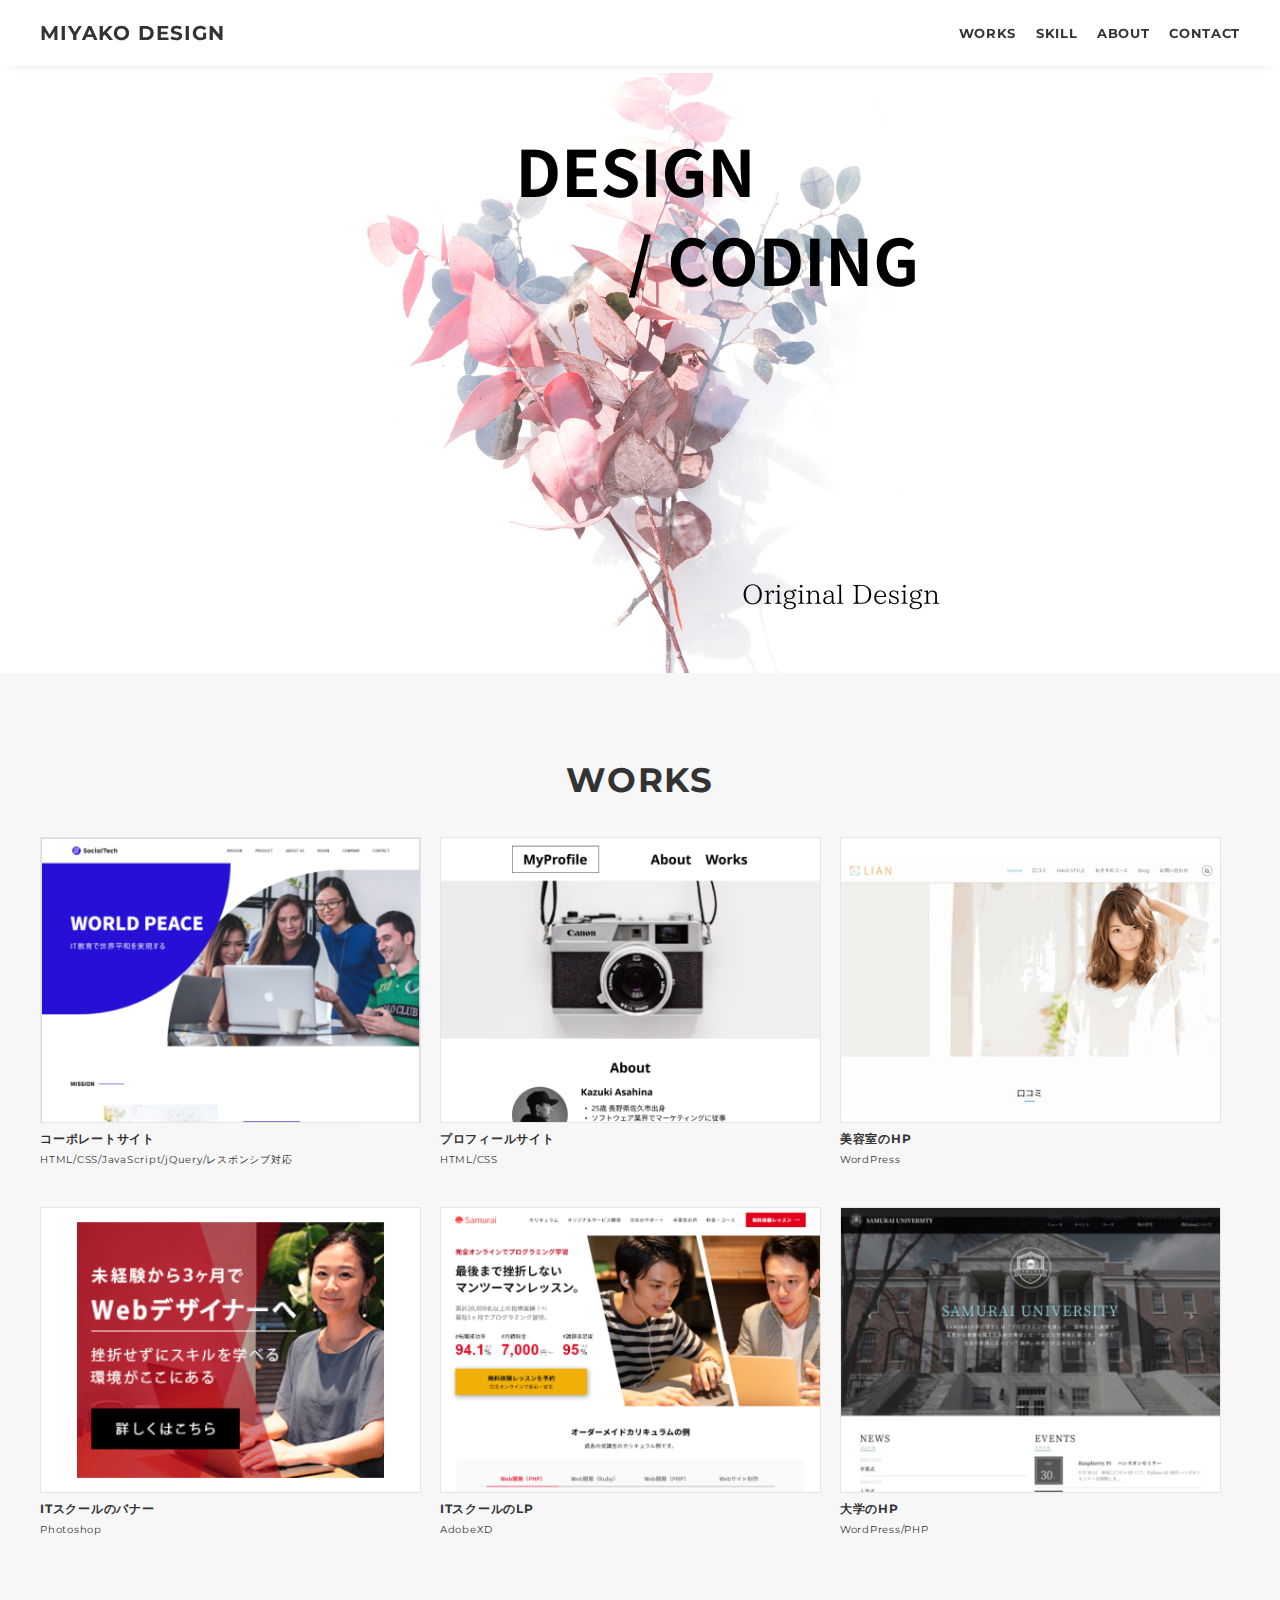
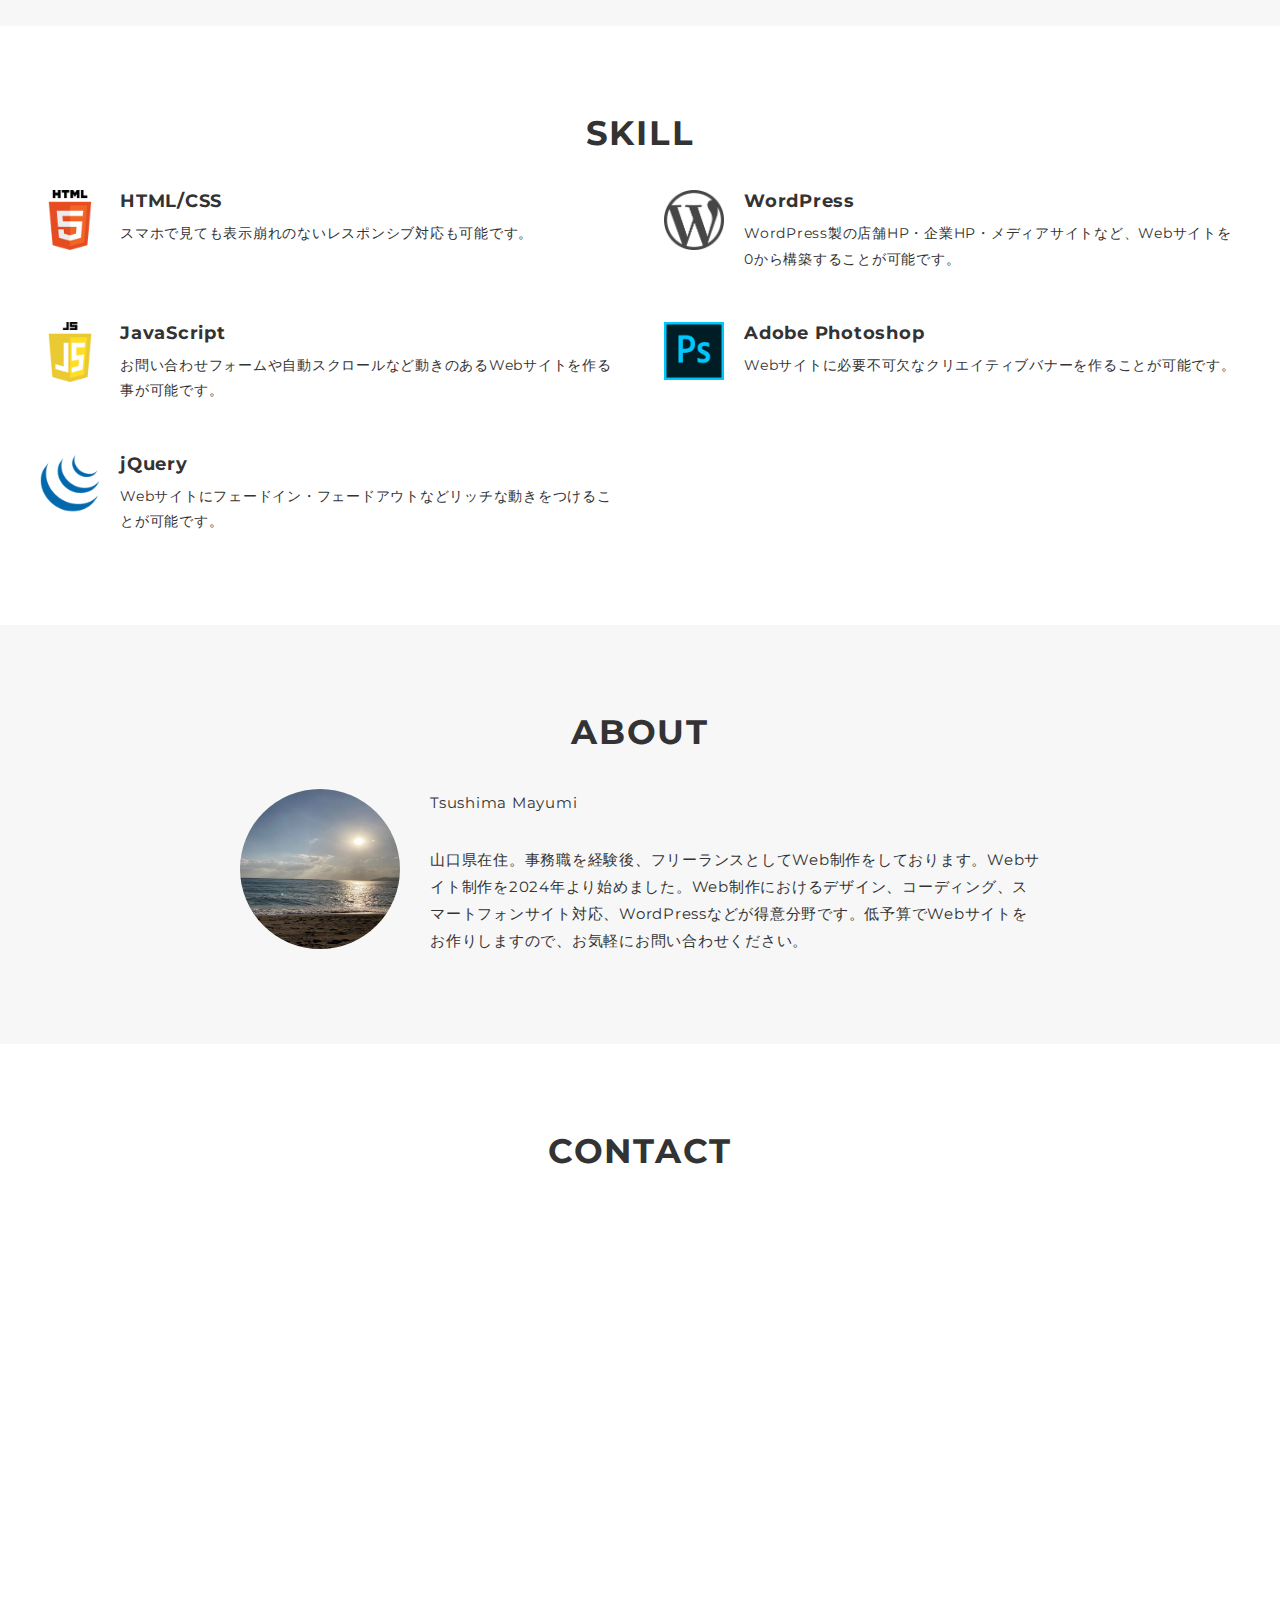
<file: index.html>
<!DOCTYPE html>
<html>
<head>
  <meta charset="utf-8">
  <meta name="viewport" content="width=device-width, initial-scale=1.0, maximum-scale=1.0, minimum-scale=1.0">
  <title>ポートフォリオ</title>
  <link rel="preconnect" href="https://fonts.gstatic.com">
  <link href="https://fonts.googleapis.com/css2?family=Montserrat:wght@400;700&display=swap" rel="stylesheet">
  <link href="https://fonts.googleapis.com/css?family=Material+Icons+Outlined" rel="stylesheet">
  <link href="css/ress.css" media="all" rel="stylesheet" type="text/css" />
  <link href="css/style.css" media="all" rel="stylesheet" type="text/css" />
  <meta name="robots" content="noindex">
  <meta name="viewport" content="width=device-width, initial-scale=1.0">
</head>

<body>
  <div class="wrapper">

    <!-- header -->
    <header class="header ">
      <div class="container">
        <h1 class="header-logo">
          <a href="#">MIYAKO DESIGN</a>
        </h1>
        <nav class="gnav">
          <ul class="gnav-list">
            <li class="gnav-item"><a href="#works">WORKS</a></li>
            <li class="gnav-item"><a href="#skill">SKILL</a></li>
            <li class="gnav-item"><a href="#about">ABOUT</a></li>
            <li class="gnav-item"><a href="#contact">CONTACT</a></li>
          </ul>
        </nav>
      </div>
    </header>
    <!-- /header -->

    <main class="content">

      <!-- mv -->
      <div class="mv">
        <div class="mv-container">
          <img src="img/main-1.png" alt="メイン画像">
        </div>
      </div>
      <!-- /mv -->

      <!-- works -->
      <section class="works section" id="works">
        <div class="container">
          <h2 class="title">WORKS</h2>
          <div class="works-list">
            <a class="works-item" href="works-1.html">
              <div class="works-img"><img src="img/works/html1.png" alt="html1" /></div>
              <p class="works-name">コーポレートサイト</p>
              <p class="works-info">HTML/CSS/JavaScript/jQuery/レスポンシブ対応</p>
            </a>
            <a class="works-item" href="works-2.html">
              <div class="works-img"><img src="img/works/html2.png" alt="html2" /></div>
              <p class="works-name">プロフィールサイト</p>
              <p class="works-info">HTML/CSS</p>
            </a>
            <a class="works-item" href="works-3.html">
              <div class="works-img"><img src="img/works/wordpress1.png" alt="WordPress" /></div>
              <p class="works-name">美容室のHP</p>
              <p class="works-info">WordPress</p>
            </a>
            <a class="works-item" href="works-4.html">
              <div class="works-img"><img src="img/works/photoshop.png" alt="Photoshop" /></div>
              <p class="works-name">ITスクールのバナー</p>
              <p class="works-info">Photoshop</p>
            </a>
            <a class="works-item" href="works-5.html">
              <div class="works-img"><img src="img/works/xd.png" alt="AdobeXD" /></div>
              <p class="works-name">ITスクールのLP</p>
              <p class="works-info">AdobeXD</p>
            </a>
            <a class="works-item" href="works-6.html">
              <div class="works-img"><img src="img/works/wordpress2.png" alt="WordPress2" /></div>
              <p class="works-name">大学のHP</p>
              <p class="works-info">WordPress/PHP</p>
            </a>
          </div>
        </div>
      </section>
      <!-- /works -->

      <!-- skill -->
      <section class="skill section" id="skill">
        <div class="container">
          <h2 class="title">SKILL</h2>
          <div class="skill-list">
            <div class="skill-item">
              <p class="skill-img"><img src="img/skills/html.png" alt="html"></p>
              <div class="skill-body">
                <h3 class="skill-name">HTML/CSS</h3>
                <p class="skill-text">
                  スマホで見ても表示崩れのないレスポンシブ対応も可能です。</p>
              </div>
            </div>
            <div class="skill-item">
              <p class="skill-img"><img src="img/skills/wordpress.png" alt="wordpress"></p>
              <div class="skill-body">
                <h3 class="skill-name">WordPress</h3>
                <p class="skill-text">
                  WordPress製の店舗HP・企業HP・メディアサイトなど、Webサイトを0から構築することが可能です。</p>
              </div>
            </div>
            <div class="skill-item">
              <p class="skill-img"><img src="img/skills/js.png" alt="javascript"></p>
              <div class="skill-body">
                <h3 class="skill-name">JavaScript</h3>
                <p class="skill-text">
                  お問い合わせフォームや自動スクロールなど動きのあるWebサイトを作る事が可能です。</p>
              </div>
            </div>
            <div class="skill-item">
              <p class="skill-img"><img src="img/skills/photoshop.png" alt="photoshop"></p>
              <div class="skill-body">
                <h3 class="skill-name">Adobe Photoshop</h3>
                <p class="skill-text">
                  Webサイトに必要不可欠なクリエイティブバナーを作ることが可能です。</p>
              </div>
            </div>
            <div class="skill-item">
              <p class="skill-img"><img src="img/skills/jquery.png" alt="jquery"></p>
              <div class="skill-body">
                <h3 class="skill-name">jQuery</h3>
                <p class="skill-text">
                  Webサイトにフェードイン・フェードアウトなどリッチな動きをつけることが可能です。</p>
              </div>
            </div>
           
            </div>
          </div>
        </div>
      </section>
      <!-- /skill -->

      <!-- about -->
      <section class="about section" id="about">
        <div class="container">
          <h2 class="title">ABOUT</h2>
          <div class="profile">
            <p class="profile-img">
              <img src="img/about.png" alt="about">
            </p>
            <div class="profile-body">
              <p>
                Tsushima Mayumi
              </p>
              <p>
                山口県在住。事務職を経験後、フリーランスとしてWeb制作をしております。Webサイト制作を2024年より始めました。Web制作におけるデザイン、コーディング、スマートフォンサイト対応、WordPressなどが得意分野です。低予算でWebサイトをお作りしますので、お気軽にお問い合わせください。
              </p>
              
            </div>
          </div>
        </div>
      </section>
      <!-- /about -->

      <!-- contact -->
      <section class="contact section" id="contact">
        <div class="container">
          <h2 class="title">CONTACT</h2>
          <iframe src="https://docs.google.com/forms/d/e/1FAIpQLScEVzo5ndjz1-VddwkEsxjo3ryguCOmS63I1NnzMBQbeUxW9g/viewform?embedded=true" width="100%" height="1147" frameborder="0" marginheight="0" marginwidth="0">読み込んでいます…</iframe>
          
          </div>
        </div>
      </section>
      <!-- /contact -->
      <div class="page-top" id="js-page-top">
        <span class="material-icons-outlined">expand_less</span>
      </div>
    </main>

    <!-- footer -->
    <footer class="footer">
      <div class="copyright">&copy;MIYAKO DESIGN</div>
    </footer>
    <!-- /footer -->

  </div>
  <script src="https://ajax.googleapis.com/ajax/libs/jquery/3.6.0/jquery.min.js"></script>
  <script type='text/javascript' src="js/script.js"></script>
</body>
</html>
</file>
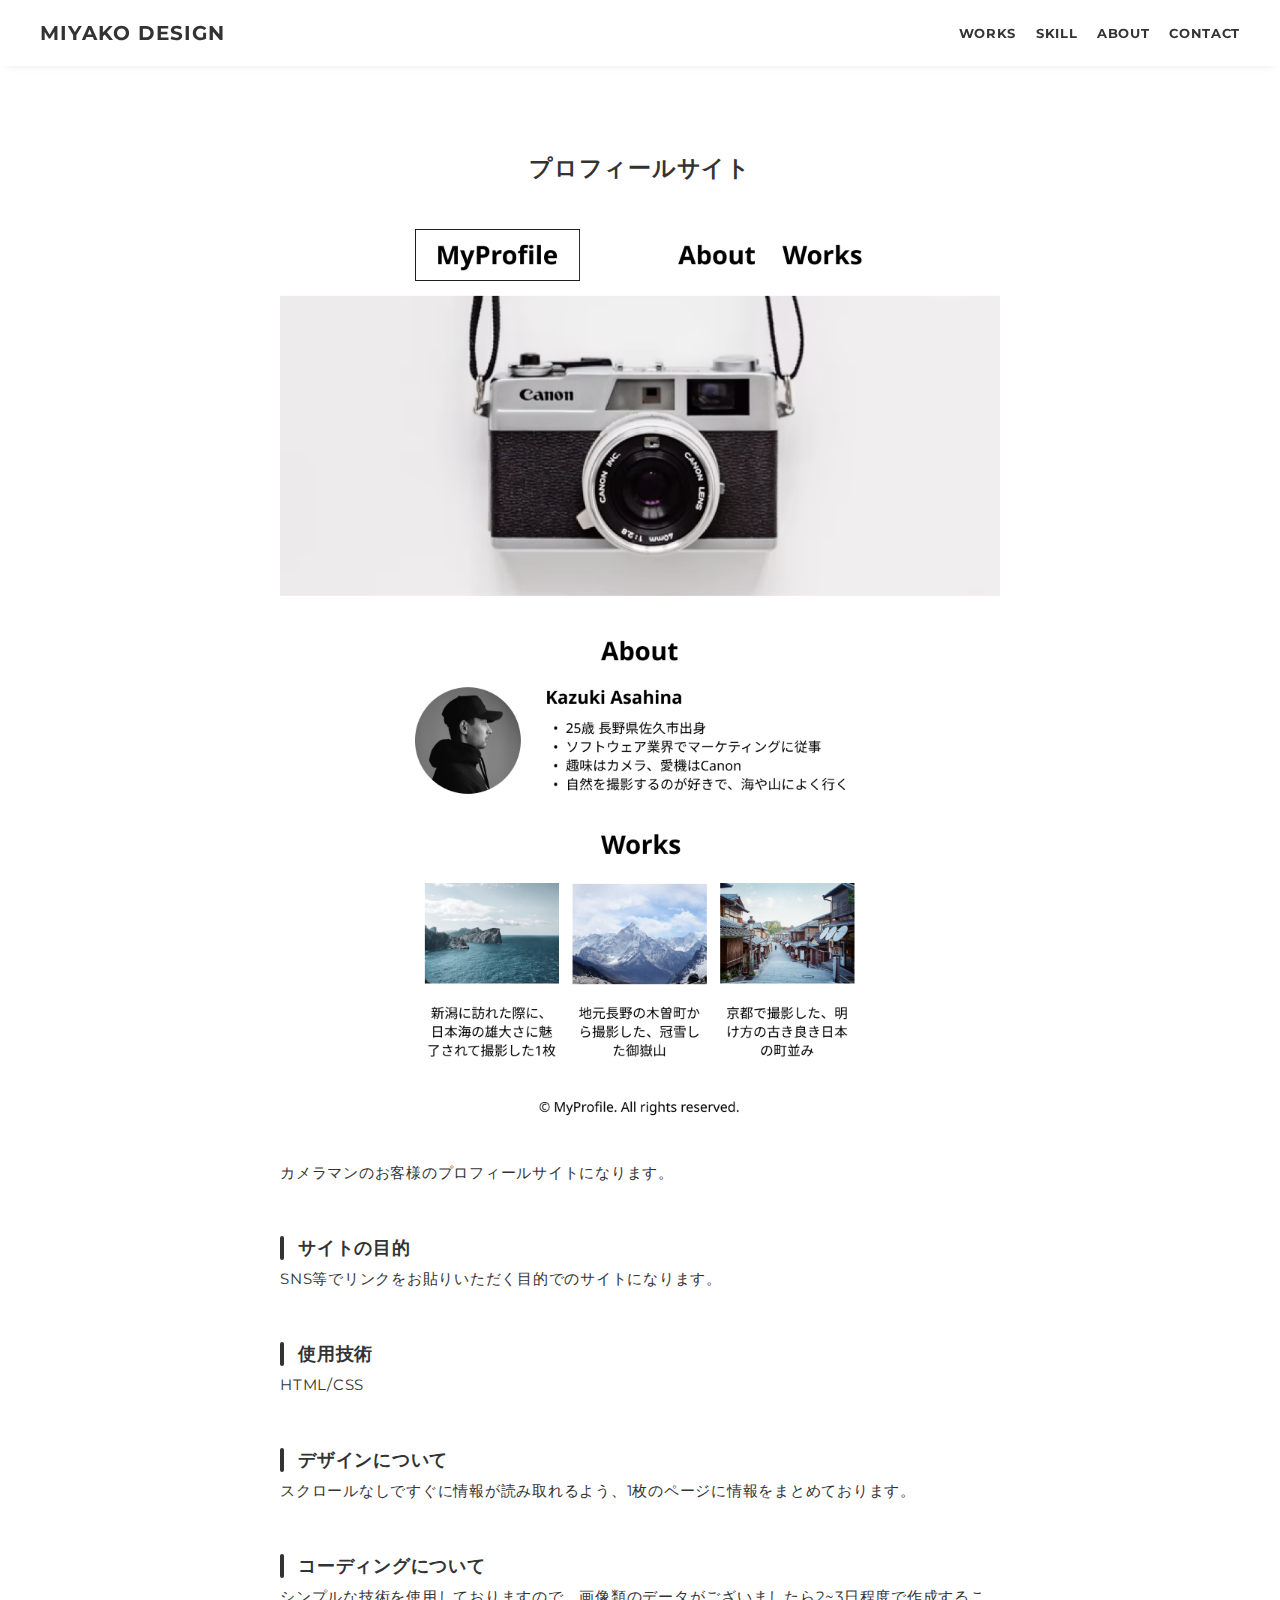
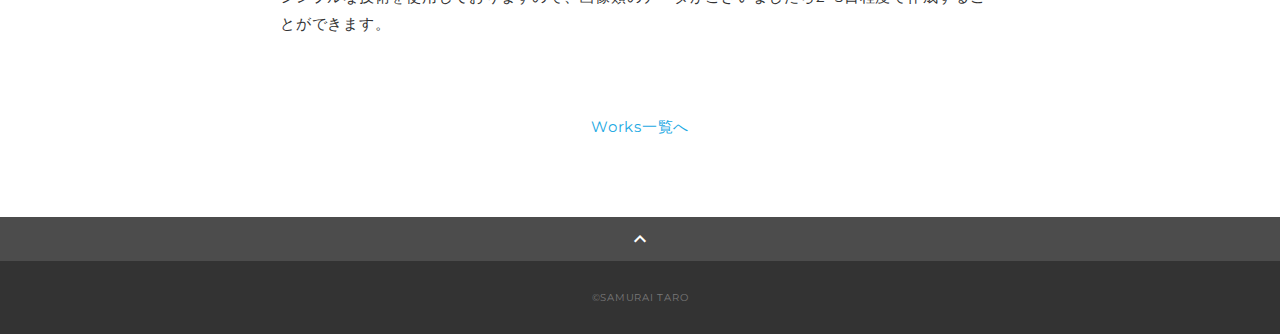
<file: works-2.html>
<!DOCTYPE html>
<html>
<head>
  <meta charset="utf-8">
  <meta name="viewport" content="width=device-width, initial-scale=1.0, maximum-scale=1.0, minimum-scale=1.0">
  <title>SAMURAI ポートフォリオ</title>
  <link rel="preconnect" href="https://fonts.gstatic.com">
  <link href="https://fonts.googleapis.com/css2?family=Montserrat:wght@400;700&display=swap" rel="stylesheet">
  <link href="https://fonts.googleapis.com/css?family=Material+Icons+Outlined" rel="stylesheet">
  <link href="css/ress.css" media="all" rel="stylesheet" type="text/css" />
  <link href="css/style.css" media="all" rel="stylesheet" type="text/css" />
</head>

<body>
  <div class="wrapper">

    <!-- header -->
    <header class="header ">
      <div class="container">
        <h1 class="header-logo">
          <a href="index.html">MIYAKO DESIGN</a>
        </h1>
        <nav class="gnav">
          <ul class="gnav-list">
            <li class="gnav-item"><a href="index.html#works">WORKS</a></li>
            <li class="gnav-item"><a href="index.html#skill">SKILL</a></li>
            <li class="gnav-item"><a href="index.html#about">ABOUT</a></li>
            <li class="gnav-item"><a href="index.html#contact">CONTACT</a></li>
          </ul>
        </nav>
      </div>
    </header>
    <!-- /header -->

    <main class="content">

      <article class="article">
        <div class="article-container">
          <h2 class="article-title">プロフィールサイト</h2>
          <div class="article-body">
            <p>
              <img src="img/works-detail/works-2_pc.png" alt="">
            </p>
            <p>
              カメラマンのお客様のプロフィールサイトになります。
            </p>
            <h3>サイトの目的</h3>
            <p>SNS等でリンクをお貼りいただく目的でのサイトになります。</p>
            <h3>使用技術</h3>
            <p>HTML/CSS</p>
            <h3>デザインについて</h3>
            <p>
              スクロールなしですぐに情報が読み取れるよう、1枚のページに情報をまとめております。
            </p>
            <h3>コーディングについて</h3>
            <p>
              シンプルな技術を使用しておりますので、画像類のデータがございましたら2~3日程度で作成することができます。
            </p>
          </div>
          <div class="home-link">
            <a href="index.html#works">Works一覧へ</a>
          </div>
        </div>
      </article>

      <div class="page-top" id="js-page-top">
        <span class="material-icons-outlined">expand_less</span>
      </div>
    </main>

    <!-- footer -->
    <footer class="footer">
      <div class="copyright">&copy;SAMURAI TARO</div>
    </footer>
    <!-- /footer -->

  </div>
  <script src="https://ajax.googleapis.com/ajax/libs/jquery/3.6.0/jquery.min.js"></script>
  <script type='text/javascript' src="js/script.js"></script>
</body>
</html>
</file>
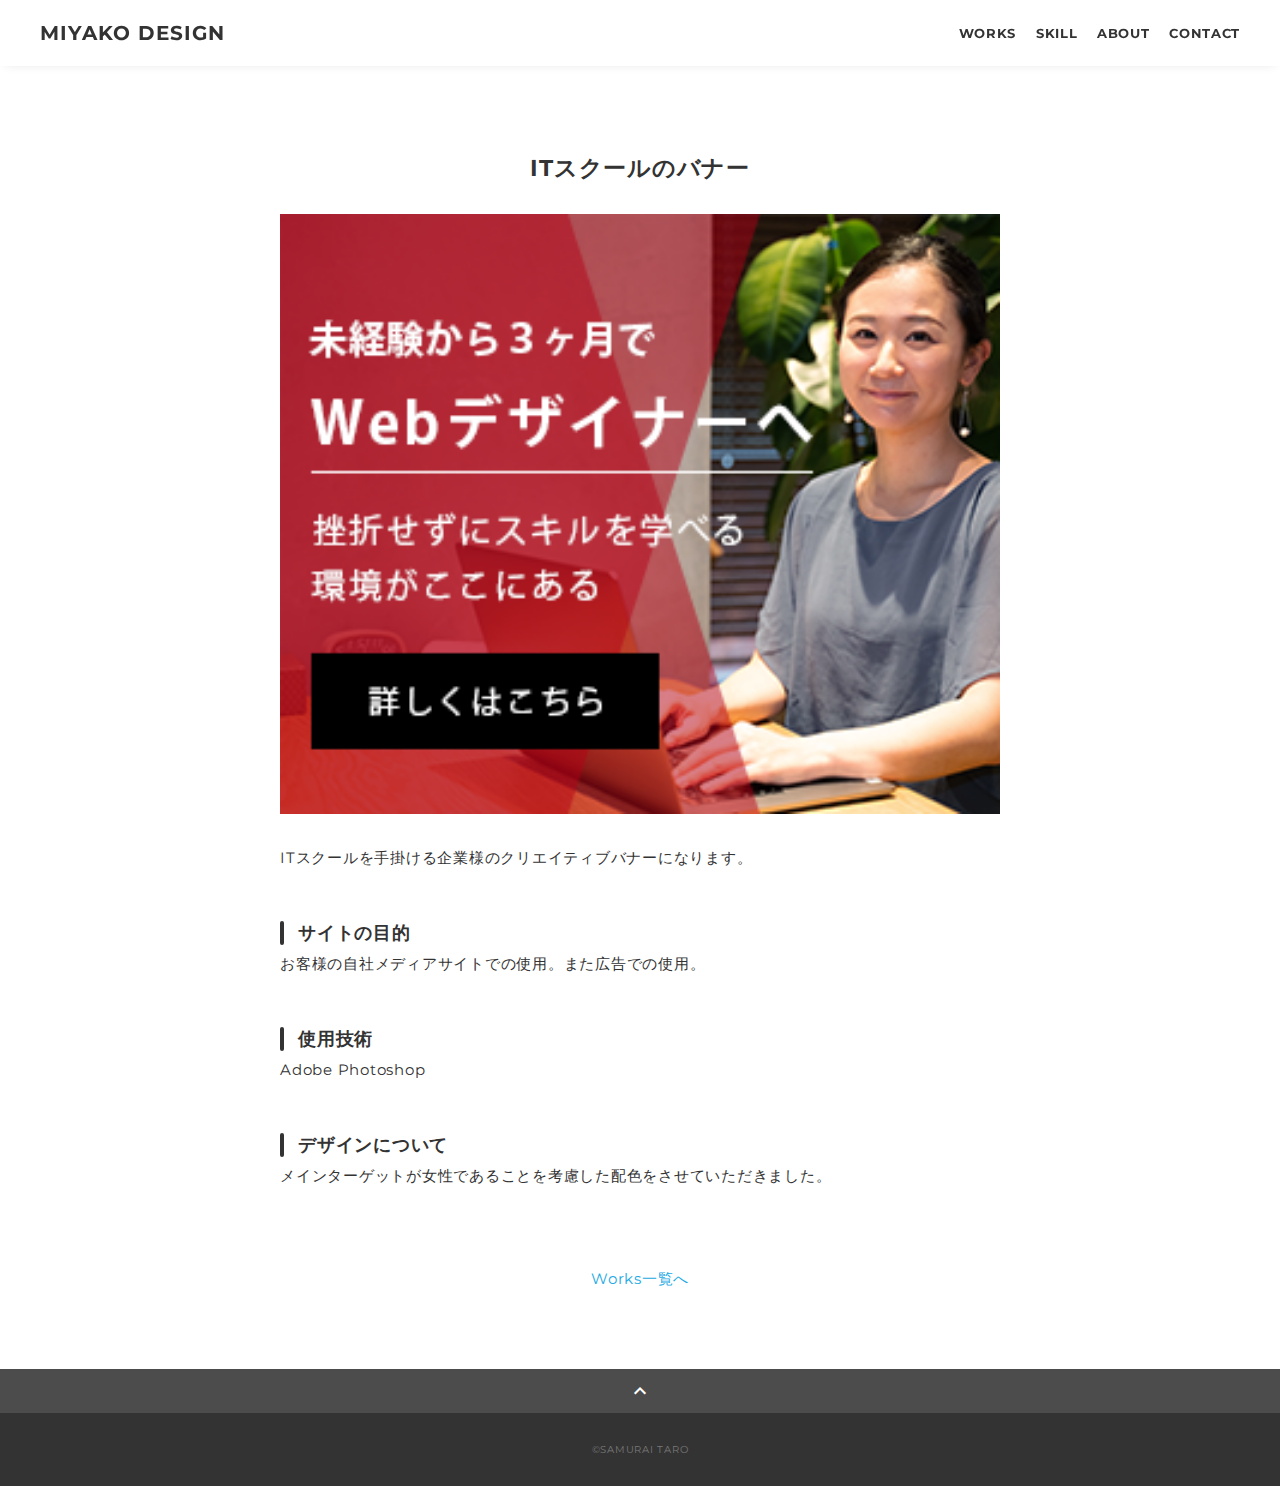
<file: works-4.html>
<!DOCTYPE html>
<html>
<head>
  <meta charset="utf-8">
  <meta name="viewport" content="width=device-width, initial-scale=1.0, maximum-scale=1.0, minimum-scale=1.0">
  <title>SAMURAI ポートフォリオ</title>
  <link rel="preconnect" href="https://fonts.gstatic.com">
  <link href="https://fonts.googleapis.com/css2?family=Montserrat:wght@400;700&display=swap" rel="stylesheet">
  <link href="https://fonts.googleapis.com/css?family=Material+Icons+Outlined" rel="stylesheet">
  <link href="css/ress.css" media="all" rel="stylesheet" type="text/css" />
  <link href="css/style.css" media="all" rel="stylesheet" type="text/css" />
</head>

<body>
  <div class="wrapper">

    <!-- header -->
    <header class="header ">
      <div class="container">
        <h1 class="header-logo">
          <a href="index.html">MIYAKO DESIGN</a>
        </h1>
        <nav class="gnav">
          <ul class="gnav-list">
            <li class="gnav-item"><a href="index.html#works">WORKS</a></li>
            <li class="gnav-item"><a href="index.html#skill">SKILL</a></li>
            <li class="gnav-item"><a href="index.html#about">ABOUT</a></li>
            <li class="gnav-item"><a href="index.html#contact">CONTACT</a></li>
          </ul>
        </nav>
      </div>
    </header>
    <!-- /header -->

    <main class="content">

      <article class="article">
        <div class="article-container">
          <h2 class="article-title">ITスクールのバナー</h2>
          <div class="article-body">
            <p style="text-align: center;">
              <img src="img/works-detail/works-4.png" alt="">
            </p>
            <p>
              ITスクールを手掛ける企業様のクリエイティブバナーになります。
            </p>
            <h3>サイトの目的</h3>
            <p>お客様の自社メディアサイトでの使用。また広告での使用。</p>
            <h3>使用技術</h3>
            <p>Adobe Photoshop</p>
            <h3>デザインについて</h3>
            <p>
              メインターゲットが女性であることを考慮した配色をさせていただきました。
            </p>
          </div>
          <div class="home-link">
            <a href="index.html#works">Works一覧へ</a>
          </div>
        </div>
      </article>

      <div class="page-top" id="js-page-top">
        <span class="material-icons-outlined">expand_less</span>
      </div>
    </main>

    <!-- footer -->
    <footer class="footer">
      <div class="copyright">&copy;SAMURAI TARO</div>
    </footer>
    <!-- /footer -->

  </div>
  <script src="https://ajax.googleapis.com/ajax/libs/jquery/3.6.0/jquery.min.js"></script>
  <script type='text/javascript' src="js/script.js"></script>
</body>
</html>
</file>
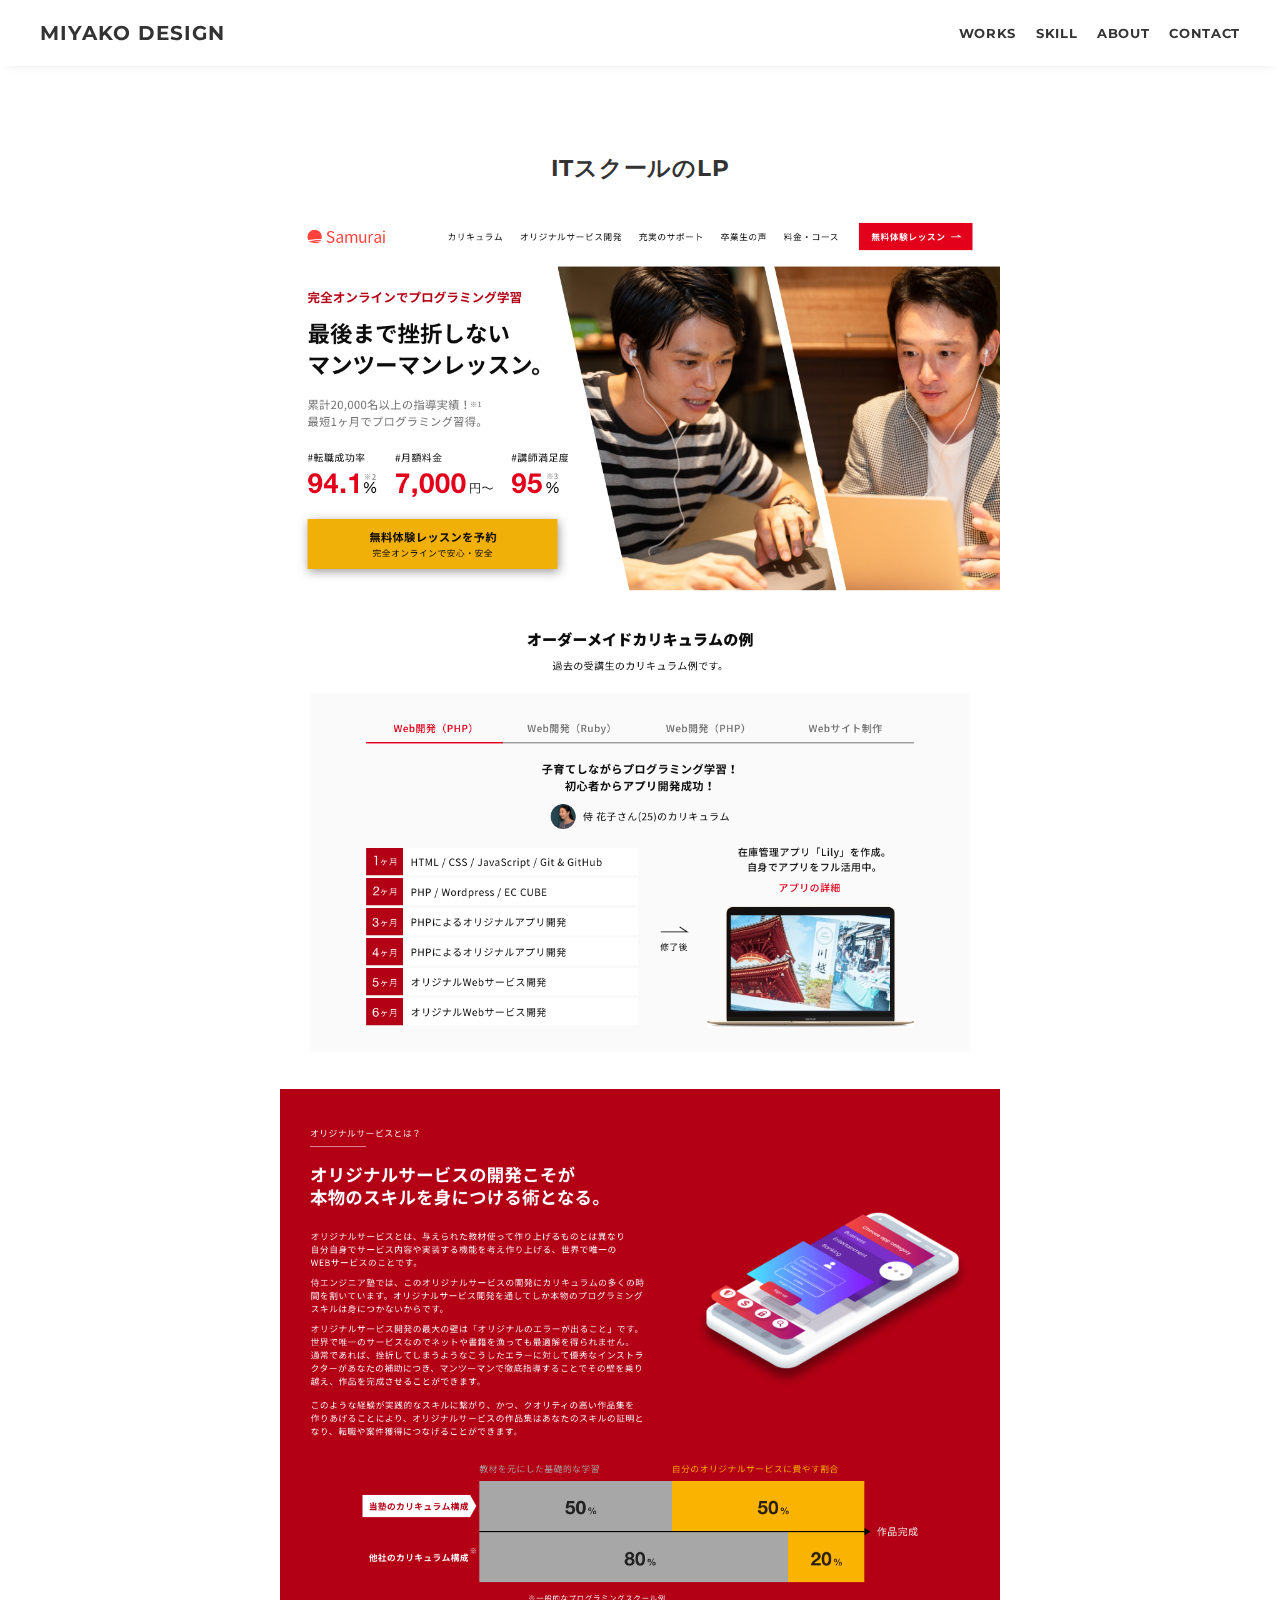
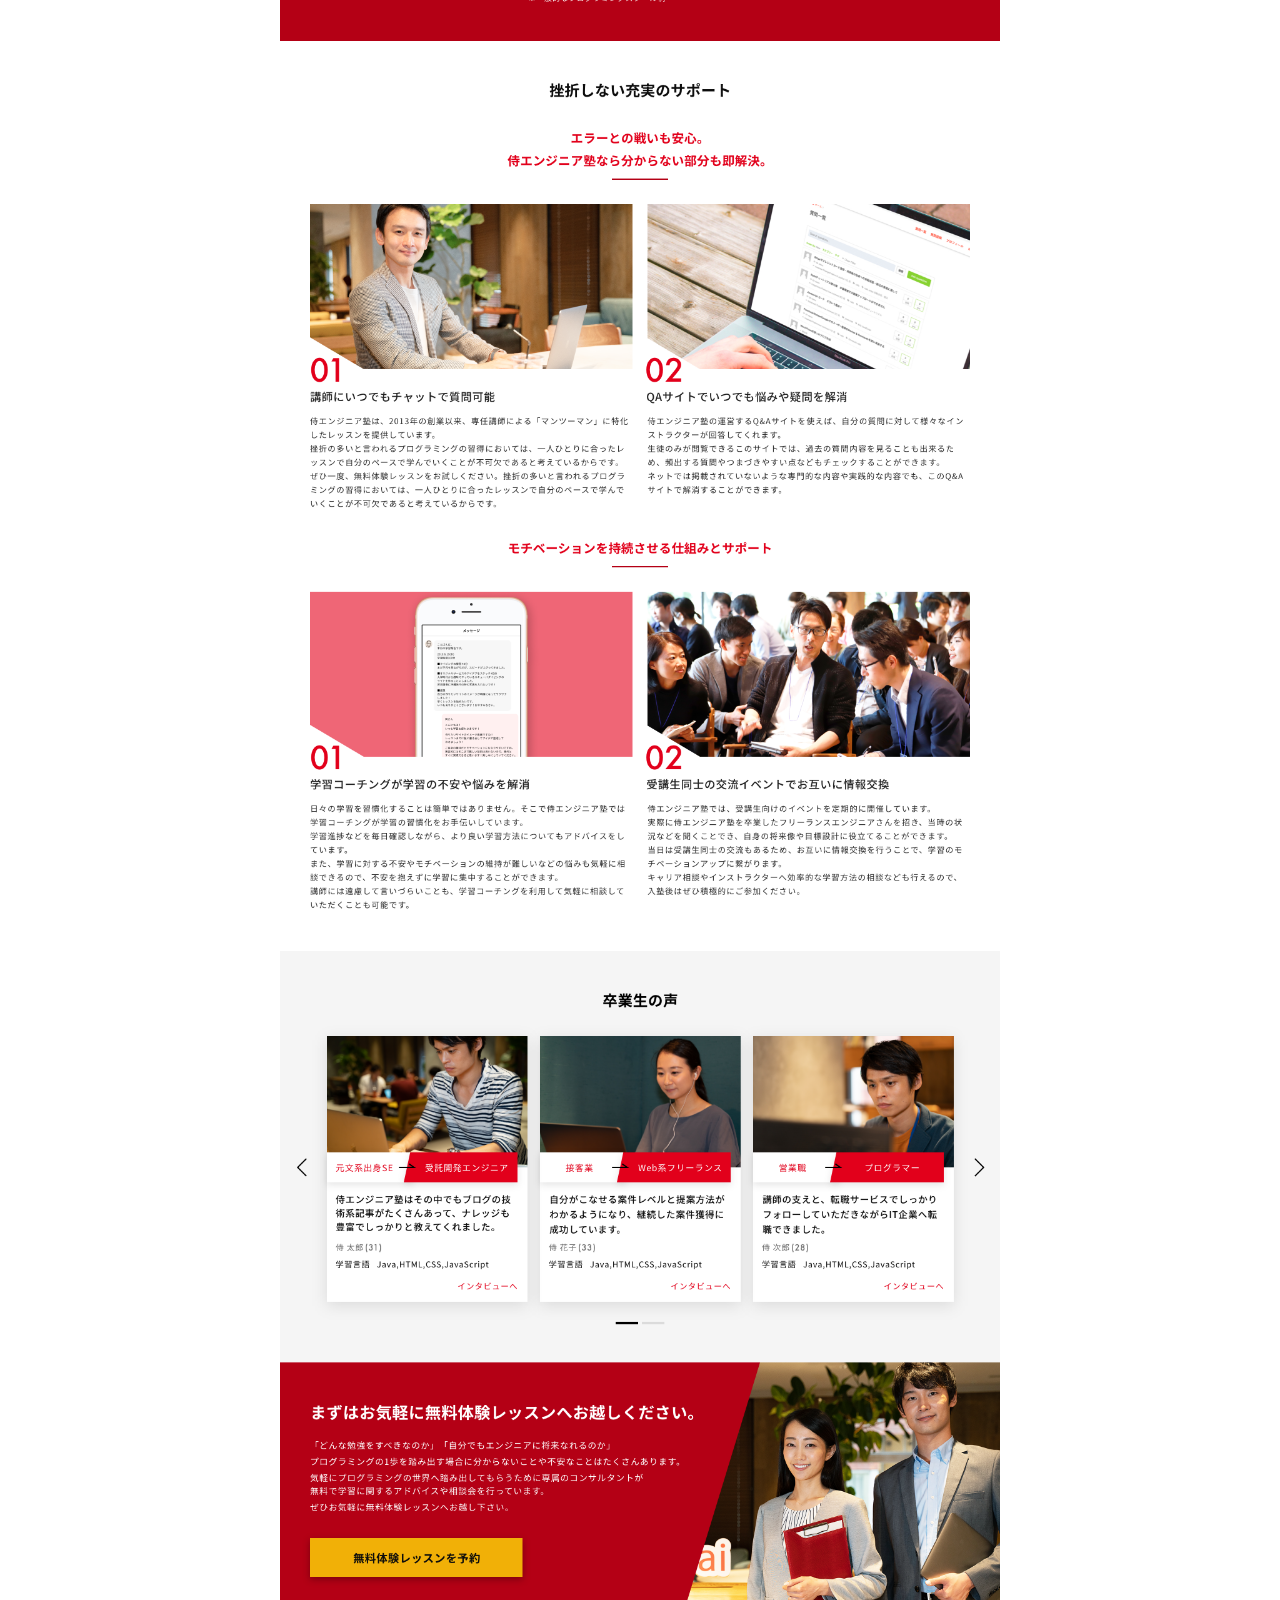
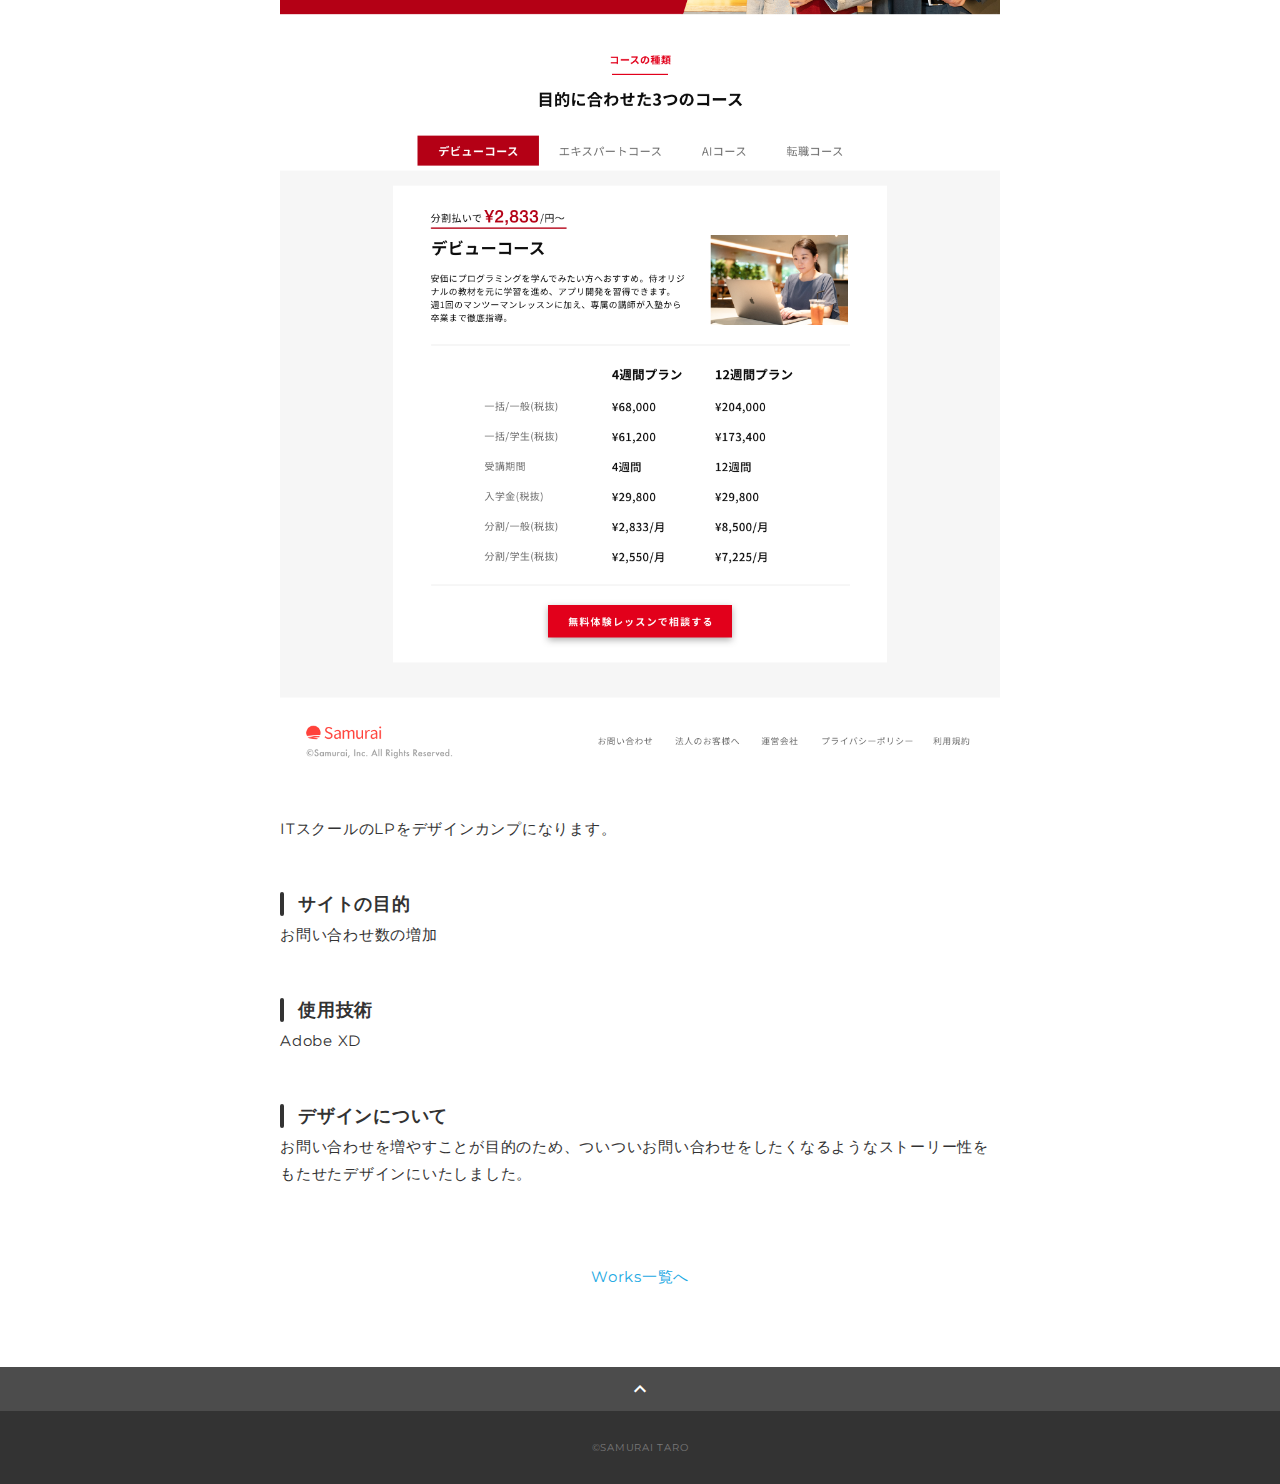
<file: works-5.html>
<!DOCTYPE html>
<html>
<head>
  <meta charset="utf-8">
  <meta name="viewport" content="width=device-width, initial-scale=1.0, maximum-scale=1.0, minimum-scale=1.0">
  <title>SAMURAI ポートフォリオ</title>
  <link rel="preconnect" href="https://fonts.gstatic.com">
  <link href="https://fonts.googleapis.com/css2?family=Montserrat:wght@400;700&display=swap" rel="stylesheet">
  <link href="https://fonts.googleapis.com/css?family=Material+Icons+Outlined" rel="stylesheet">
  <link href="css/ress.css" media="all" rel="stylesheet" type="text/css" />
  <link href="css/style.css" media="all" rel="stylesheet" type="text/css" />
</head>

<body>
  <div class="wrapper">

    <!-- header -->
    <header class="header ">
      <div class="container">
        <h1 class="header-logo">
          <a href="index.html">MIYAKO DESIGN</a>
        </h1>
        <nav class="gnav">
          <ul class="gnav-list">
            <li class="gnav-item"><a href="index.html#works">WORKS</a></li>
            <li class="gnav-item"><a href="index.html#skill">SKILL</a></li>
            <li class="gnav-item"><a href="index.html#about">ABOUT</a></li>
            <li class="gnav-item"><a href="index.html#contact">CONTACT</a></li>
          </ul>
        </nav>
      </div>
    </header>
    <!-- /header -->

    <main class="content">

      <article class="article">
        <div class="article-container">
          <h2 class="article-title">ITスクールのLP</h2>
          <div class="article-body">
            <p>
              <img src="img/works-detail/works-5.png" alt="">
            </p>
            <p>
              ITスクールのLPをデザインカンプになります。
            </p>
            <h3>サイトの目的</h3>
            <p>お問い合わせ数の増加</p>
            <h3>使用技術</h3>
            <p>Adobe XD</p>
            <h3>デザインについて</h3>
            <p>
              お問い合わせを増やすことが目的のため、ついついお問い合わせをしたくなるようなストーリー性をもたせたデザインにいたしました。
            </p>
          </div>
          <div class="home-link">
            <a href="index.html#works">Works一覧へ</a>
          </div>
        </div>
      </article>

      <div class="page-top" id="js-page-top">
        <span class="material-icons-outlined">expand_less</span>
      </div>
    </main>

    <!-- footer -->
    <footer class="footer">
      <div class="copyright">&copy;SAMURAI TARO</div>
    </footer>
    <!-- /footer -->

  </div>
  <script src="https://ajax.googleapis.com/ajax/libs/jquery/3.6.0/jquery.min.js"></script>
  <script type='text/javascript' src="js/script.js"></script>
</body>
</html>
</file>
<file: css/ress.css>
/*!
 * ress.css • v3.0.1
 * MIT License
 * github.com/filipelinhares/ress
 */

/* # =================================================================
   # Global selectors
   # ================================================================= */

html {
  box-sizing: border-box;
  word-break: normal;
  -moz-tab-size: 4;
  tab-size: 4;

  -webkit-text-size-adjust: 100%; /* Prevent adjustments of font size after orientation changes in iOS */
}

*,
::before,
::after {
  box-sizing: inherit;
  background-repeat: no-repeat; /* Set `background-repeat: no-repeat` to all elements and pseudo elements */
}

::before,
::after {
  vertical-align: inherit;
  text-decoration: inherit; /* Inherit text-decoration and vertical align to ::before and ::after pseudo elements */
}

* {
  margin: 0;
  padding: 0; /* Reset `padding` and `margin` of all elements */
}

/* # =================================================================
   # General elements
   # ================================================================= */

hr {
  overflow: visible; /* Show the overflow in Edge and IE */
  height: 0; /* Add the correct box sizing in Firefox */
}

details,
main {
  display: block; /* Render the `main` element consistently in IE. */
}

summary {
  display: list-item; /* Add the correct display in all browsers */
}

small {
  font-size: 80%; /* Set font-size to 80% in `small` elements */
}

[hidden] {
  display: none; /* Add the correct display in IE */
}

abbr[title] {
  /* Add the correct text decoration in Chrome, Edge, IE, Opera, and Safari */
  text-decoration: underline;
  text-decoration: underline dotted;
  border-bottom: none; /* Remove the bottom border in Chrome 57 */
}

a {
  background-color: transparent; /* Remove the gray background on active links in IE 10 */
}

a:active,
a:hover {
  outline-width: 0; /* Remove the outline when hovering in all browsers */
}

code,
kbd,
pre,
samp {
  font-family: monospace, monospace; /* Specify the font family of code elements */
}

pre {
  font-size: 1em; /* Correct the odd `em` font sizing in all browsers */
}

b,
strong {
  font-weight: bolder; /* Add the correct font weight in Chrome, Edge, and Safari */
}

/* https://gist.github.com/unruthless/413930 */
sub,
sup {
  position: relative;
  font-size: 75%;
  line-height: 0;
  vertical-align: baseline;
}

sub {
  bottom: -.25em;
}

sup {
  top: -.5em;
}

/* # =================================================================
   # Forms
   # ================================================================= */

input {
  border-radius: 0;
}

/* Replace pointer cursor in disabled elements */
[disabled] {
  cursor: default;
}

[type="number"]::-webkit-container-spin-button,
[type="number"]::-webkit-outer-spin-button {
  height: auto; /* Correct the cursor style of increment and decrement buttons in Chrome */
}

[type="search"] {
  outline-offset: -2px; /* Correct the outline style in Safari */

  -webkit-appearance: textfield; /* Correct the odd appearance in Chrome and Safari */
}

[type="search"]::-webkit-search-decoration {
  -webkit-appearance: none; /* Remove the container padding in Chrome and Safari on macOS */
}

textarea {
  overflow: auto; /* Internet Explorer 11+ */
  resize: vertical; /* Specify textarea resizability */
}

button,
input,
optgroup,
select,
textarea {
  font: inherit; /* Specify font inheritance of form elements */
}

optgroup {
  font-weight: bold; /* Restore the font weight unset by the previous rule */
}

button {
  overflow: visible; /* Address `overflow` set to `hidden` in IE 8/9/10/11 */
}

button,
select {
  text-transform: none; /* Firefox 40+, Internet Explorer 11- */
}

/* Apply cursor pointer to button elements */
button,
[type="button"],
[type="reset"],
[type="submit"],
[role="button"] {
  cursor: pointer;
  color: inherit;
}

/* Remove container padding and border in Firefox 4+ */
button::-moz-focus-container,
[type="button"]::-moz-focus-container,
[type="reset"]::-moz-focus-container,
[type="submit"]::-moz-focus-container {
  padding: 0;
  border-style: none;
}

/* Replace focus style removed in the border reset above */
button:-moz-focusring,
[type="button"]::-moz-focus-container,
[type="reset"]::-moz-focus-container,
[type="submit"]::-moz-focus-container {
  outline: 1px dotted ButtonText;
}

button,
html [type="button"],
/* Prevent a WebKit bug where (2) destroys native `audio` and `video`controls in Android 4 */
[type="reset"],
[type="submit"] {
  -webkit-appearance: button; /* Correct the inability to style clickable types in iOS */
}

/* Remove the default button styling in all browsers */
button,
input,
select,
textarea {
  border-style: none;
  background-color: transparent;
}

/* Style select like a standard input */
select {
  -webkit-appearance: none; /* Chrome 41+ */
  -moz-appearance: none; /* Firefox 36+ */
}

select::-ms-expand {
  display: none; /* Internet Explorer 11+ */
}

select::-ms-value {
  color: currentColor; /* Internet Explorer 11+ */
}

legend {
  display: table; /* Correct the text wrapping in Edge and IE */
  max-width: 100%; /* Correct the text wrapping in Edge and IE */
  max-width: 100%; /* Correct the text wrapping in Edge 18- and IE */
  white-space: normal; /* Correct the text wrapping in Edge and IE */
  color: inherit; /* Correct the color inheritance from `fieldset` elements in IE */
  border: 0; /* Correct `color` not being inherited in IE 8/9/10/11 */
}

::-webkit-file-upload-button {
  font: inherit; /* Change font properties to `inherit` in Chrome and Safari */
  color: inherit;
  /* Correct the inability to style clickable types in iOS and Safari */

  -webkit-appearance: button;
}

/* # =================================================================
   # Specify media element style
   # ================================================================= */

img {
  border-style: none; /* Remove border when inside `a` element in IE 8/9/10 */
}

/* Add the correct vertical alignment in Chrome, Firefox, and Opera */
progress {
  vertical-align: baseline;
}

/* # =================================================================
   # Accessibility
   # ================================================================= */

/* Hide content from screens but not screenreaders */
@media screen {
  [hidden~="screen"] {
    display: inherit;
  }
  [hidden~="screen"]:not(:active):not(:focus):not(:target) {
    position: absolute !important;
    clip: rect(0 0 0 0) !important;
  }
}

/* Specify the progress cursor of updating elements */
[aria-busy="true"] {
  cursor: progress;
}

/* Specify the pointer cursor of trigger elements */
[aria-controls] {
  cursor: pointer;
}

/* Specify the unstyled cursor of disabled, not-editable, or otherwise inoperable elements */
[aria-disabled] {
  cursor: default;
}
</file>
<file: css/style.css>
body {
  font-family: "Montserrat","Helvetica Neue",Arial,"Hiragino Kaku Gothic ProN","Hiragino Sans",Meiryo,sans-serif;
  font-size: 15px;
  letter-spacing: .05em;
  color: #333;
}

a {
  transition: opacity .3s;
  text-decoration: none;
  color: #1ca9e3;
}

img {
  max-width: 100%;
  height: auto;
  vertical-align: bottom;
  border-style: none;
}



.pc-only {
  display: block;
}

.sp-only {
  display: none;
}

/*--------------------------------
 レイアウト
---------------------------------*/
.wrapper {
  padding-top: 73px;
}

.section {
  padding: 90px 0;
}

.section:nth-of-type(odd) {
  background-color: #f7f7f7;
}

.container {
  max-width: 1340px;
  margin: 0 auto;
  padding: 0 40px;
}

/*--------------------------------
 見出し
---------------------------------*/
.title {
  font-size: 34px;
  font-weight: bold;
  line-height: 1;
  margin-bottom: 40px;
  text-align: center;
  letter-spacing: .05em;
  color: #333;
}

.lead {
  font-size: 16px;
  line-height: 1.8;
  margin-bottom: 30px;
}

/*--------------------------------
ヘッダー
---------------------------------*/
.header {
  position: fixed;
  top: 0;
  z-index: 1;
  width: 100%;
  background-color: #fff;
  box-shadow: 0 5px 10px -6px rgba(0,0,0,.1);
}

.header .container {
  display: flex;
  align-items: center;
  justify-content: space-between;
  padding: 20px 40px;
}

.header-logo {
  font-size: 20px;
  font-weight: bold;
  line-height: 1.2;
  margin-right: 20px;
  letter-spacing: .05em;
}

.header-logo a {
  color: #333;
}

.gnav-list {
  display: flex;
  justify-content: space-between;
  list-style: none;
}

.gnav-item:not(:last-child) {
  margin-right: 20px;
}

.gnav-item a {
  position: relative;
  font-size: 13px;
  font-weight: bold;
  display: inline-block;
  padding: 5px 0;
  transition: .3s;
  letter-spacing: .05em;
  color: #333;
}
.gnav-item a:after {
  position: absolute;
  bottom: 0;
  left: 50%;
  width: 0;
  height: 3px;
  content: "";
  transition: .3s;
  -webkit-transform: translateX(-50%);
  transform: translateX(-50%);
  background-color: #333;
}

.gnav-item a:hover:after {
  width: 100%;
}

/*--------------------------------
 メインビジュアル
---------------------------------*/
.mv {
  display: flex;
  align-items: center;
  justify-content: center;
  height: auto;
  text-align: center;
}

.mv-container {
  position: relative;
  padding: 0 20px;
}

.mv-container img {
  width: 100%;
  height: auto;
}

/*--------------------------------
 Works
---------------------------------*/
.works-list {
  display: flex;
  flex-wrap: wrap;
  margin-bottom: -40px;
}

.works-item {
  width: 31.74603%;
  margin-right: 1.58730%;
  margin-bottom: 40px;
  color: #333;
}

.works-item:hover {
  opacity: .9;
}

.works-item:nth-of-type(3n) {
  margin-right: 0;
}

.works-img img {
  border: 1px solid #e6e6e6;
}

.works-name {
  font-size: 12px;
  font-weight: bold;
  margin-top: 8px;
}

.works-info {
  font-size: 10px;
  margin-top: 5px;
}

/*--------------------------------
 Skill
---------------------------------*/
.skill-list {
  display: flex;
  flex-wrap: wrap;
  justify-content: space-between;
  margin-bottom: -50px;
}

.skill-item {
  display: flex;
  align-items: flex-start;
  justify-content: space-between;
  width: 48%;
  margin-bottom: 50px;
}

.skill-img {
  width: 60px;
  height: auto;
  margin-right: 20px;
}

.skill-body {
  flex: 1;
}

.skill-name {
  margin-bottom: 10px;
}

.skill-text {
  font-size: 14px;
  line-height: 1.8;
}

/*--------------------------------
 About
---------------------------------*/
.profile {
  display: flex;
  flex-wrap: wrap;
  max-width: 800px;
  margin: 0 auto;
}
.profile-img {
  width: 20%;
  margin-right: 30px;
  border-radius: 50%;
}
.profile-img img {
  border-radius: 50%;
  aspect-ratio: 16 / 16;
}
.profile-body {
  flex: 1;
}

.profile-body p {
  font-size: 15px;
  line-height: 1.8;
}

.profile-body p:not(:last-child) {
  margin-bottom: 30px;
}

/*--------------------------------
 Contact
---------------------------------*/
.contact {
  text-align: center;
}

.contact-item:not(:last-child) {
  margin-right: 10px;
}

.contact-text {
  margin-top: 10px;
}
/*--------------------------------
 ページトップ
---------------------------------*/
.page-top {
  font-weight: bold;
  padding: 10px;
  cursor: pointer;
  text-align: center;
  background-color: #4c4c4c;
}

.page-top .material-icons-outlined {
  vertical-align: bottom;
  color: #fff;
}

/*--------------------------------
 フッター
---------------------------------*/
.footer {
  padding: 30px;
  background-color: #333;
}

.copyright {
  font-size: 10px;
  text-align: center;
  color: #797979;
}

/*--------------------------------
 下層：Worksページ
---------------------------------*/
.article {
  padding: 80px 0;
}

.article-container {
  max-width: 1040px;
  margin: 0 auto;
  padding: 0 20px;
}

.article-title {
  margin-bottom: 30px;
  text-align: center;
}

.article-body {
  max-width: 720px;
  margin: 0 auto;
  margin-bottom: 80px;
}

.article-body h3 {
  position: relative;
  font-size: 18px;
  margin-bottom: 5px;
  padding-left: 1em;
}

.article-body img {
  width: 100%;
  height: auto;
}

.article-body h3:not(:first-child) {
  margin-top: 50px;
}

.article-body h3::before {
  position: absolute;
  top: 0;
  left: 0;
  width: 4px;
  height: 100%;
  content: "";
  border-radius: 3px;
  background-color: #333;
}

.article-body p {
  font-size: 15px;
  line-height: 1.8;
  margin-bottom: 30px;
}

.home-link {
  text-align: center;
}

/*media Queries 767
----------------------------------------------------*/
@media screen and (max-width: 767px) {
  body {
    font-size: 14px;
  }

  .pc-only {
    display: none;
  }

  .sp-only {
    display: block;
  }

  /* 見出し */
  .title {
    font-size: 26px;
    margin-bottom: 20px;
  }

  .lead {
    font-size: 14px;
    line-height: 1.7;
    margin-bottom: 20px;
  }

  /* レイアウト */
  .wrapper {
    padding-top: 57px;
  }

  .section {
    padding: 60px 0;
  }

  .container {
    padding: 0 20px;
  }

  /* ヘッダー */
  .header .container {
    padding: 15px;
  }

  .header-logo {
    font-size: 15px;
    margin-right: 15px;
  }

  .gnav-item:not(:last-child) {
    margin-right: 10px;
  }

  .gnav-item a {
    font-size: 10px;
  }

  .gnav-item a:after {
    display: none;
  }

  /*  メインビジュアル */
  .mv {
    height: 40vh;
  }

  .mv-container {
    padding: 0 20px;
  }

  .mv-title {
    font-size: 30px;
  }
  .mv-subtitle {
    font-size: 16px;
    margin-bottom: 20px;
  }

  .mv-text {
    top: 75%;
    font-size: 14px;
    line-height: 1.7;
  }

  /* Works */
  .works-name {
    font-size: 12px;
  }

  .works-info {
    margin-top: 3px;
  }

  .works-list {
    justify-content: space-between;
  }

  .works-item {
    flex: 0 0 48%;
    margin-right: 0;
    margin-bottom: 30px;
  }

  /* Skill */
  .skill-list {
    display: block;
    margin-bottom: 0;
  }

  .skill-item {
    width: 100%;
    margin-bottom: 35px;
  }

  .skill-item:last-child {
    margin-bottom: 0;
  }

  .skill-name {
    margin-bottom: 5px;
  }

  .skill-text {
    font-size: 13px;
    line-height: 1.7;
  }

  /* About */
  .profile {
    display: block;
  }
  .profile-img {
    width: 150px;
    margin: 0 auto;
    margin-bottom: 25px;
  }

  .profile-body p {
    font-size: 14px;
    line-height: 1.7;
  }

  .profile-body p:not(:last-child) {
    margin-bottom: 20px;
  }

  /* フッター */
  .footer {
    padding: 20px;
  }

  /* 下層ページ */
  .article {
    padding: 50px 0;
  }

  .article-body h3 {
    font-size: 16px;
    padding-left: .8em;
  }

  .article-body h3:not(:first-child) {
    margin-top: 30px;
  }

  .article-body p {
    font-size: 14px;
    line-height: 1.7;
    margin-bottom: 20px;
  }
}
</file>
